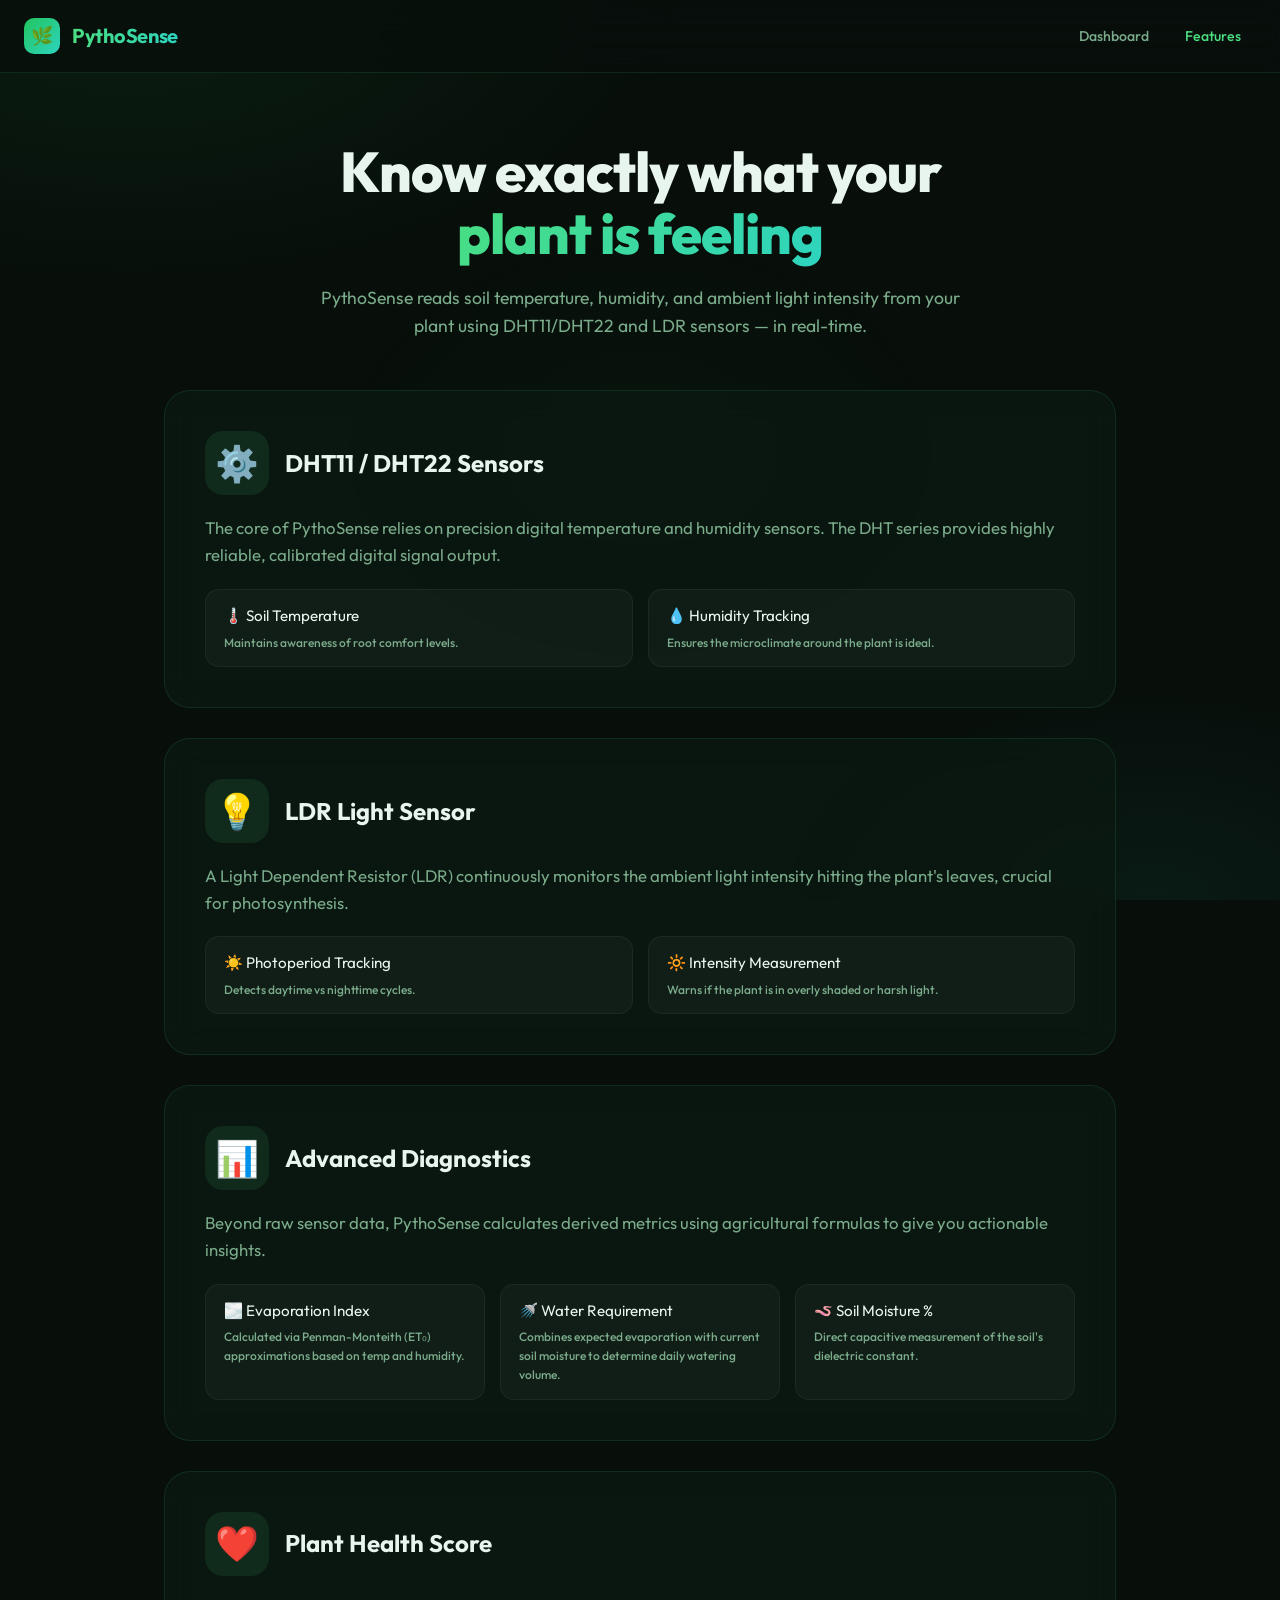
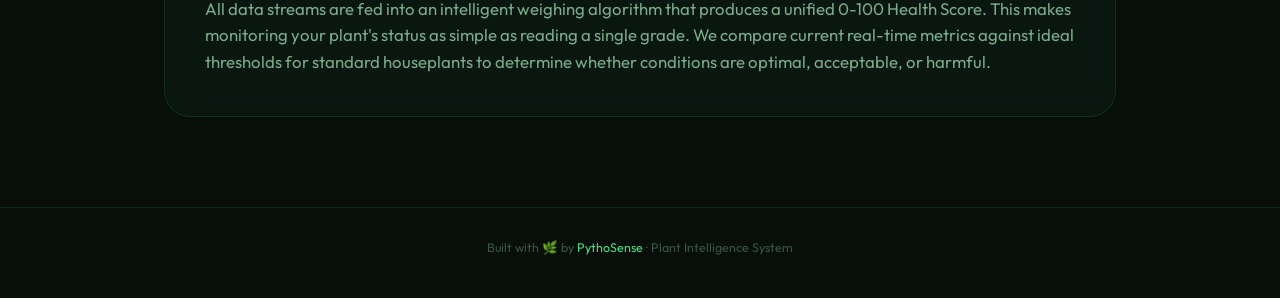
<file: features.html>
<!DOCTYPE html>
<html lang="en">

<head>
  <meta charset="UTF-8" />
  <meta name="viewport" content="width=device-width, initial-scale=1.0" />
  <title>PythoSense — Features</title>
  <meta name="description" content="Discover the hardware and metrics behind PythoSense, the smart plant monitor." />
  <link rel="preconnect" href="https://fonts.googleapis.com" />
  <link rel="preconnect" href="https://fonts.gstatic.com" crossorigin />
  <link
    href="https://fonts.googleapis.com/css2?family=Outfit:wght@300;400;500;600;700;800&family=JetBrains+Mono:wght@400;600&display=swap"
    rel="stylesheet" />

  <link rel="stylesheet" href="css/features.css" />
</head>

<body>

  <!-- Particle field -->
  <div class="particle-field" id="particleField"></div>

  <!-- NAV -->
  <nav>
    <a class="nav-brand" href="index.html">
      <div class="nav-logo">🌿</div>
      <span class="nav-title">PythoSense</span>
    </a>
    <ul class="nav-links">
      <li><a href="index.html" id="nav-dashboard">Dashboard</a></li>
      <li><a href="features.html" class="active" id="nav-features">Features</a></li>
    </ul>
  </nav>

  <div class="wrapper">
    <div class="header fade-in">
      <h1>Know exactly what your<br /><span>plant is feeling</span></h1>
      <p>PythoSense reads soil temperature, humidity, and ambient light intensity from your plant using DHT11/DHT22 and
        LDR sensors — in real-time.</p>
    </div>

    <div class="feature-box fade-in">
      <div class="fb-header">
        <div class="fb-icon">⚙️</div>
        <div class="fb-title">DHT11 / DHT22 Sensors</div>
      </div>
      <div class="fb-content">
        <p>The core of PythoSense relies on precision digital temperature and humidity sensors. The DHT series provides
          highly reliable, calibrated digital signal output.</p>
        <ul class="fb-list">
          <li>🌡️ Soil Temperature <span>Maintains awareness of root comfort levels.</span></li>
          <li>💧 Humidity Tracking <span>Ensures the microclimate around the plant is ideal.</span></li>
        </ul>
      </div>
    </div>

    <div class="feature-box fade-in">
      <div class="fb-header">
        <div class="fb-icon">💡</div>
        <div class="fb-title">LDR Light Sensor</div>
      </div>
      <div class="fb-content">
        <p>A Light Dependent Resistor (LDR) continuously monitors the ambient light intensity hitting the plant's
          leaves, crucial for photosynthesis.</p>
        <ul class="fb-list">
          <li>☀️ Photoperiod Tracking <span>Detects daytime vs nighttime cycles.</span></li>
          <li>🔆 Intensity Measurement <span>Warns if the plant is in overly shaded or harsh light.</span></li>
        </ul>
      </div>
    </div>

    <div class="feature-box fade-in">
      <div class="fb-header">
        <div class="fb-icon">📊</div>
        <div class="fb-title">Advanced Diagnostics</div>
      </div>
      <div class="fb-content">
        <p>Beyond raw sensor data, PythoSense calculates derived metrics using agricultural formulas to give you
          actionable insights.</p>
        <ul class="fb-list">
          <li>🌫️ Evaporation Index <span>Calculated via Penman-Monteith (ET₀) approximations based on temp and
              humidity.</span></li>
          <li>🚿 Water Requirement <span>Combines expected evaporation with current soil moisture to determine daily
              watering volume.</span></li>
          <li>🪱 Soil Moisture % <span>Direct capacitive measurement of the soil's dielectric constant.</span></li>
        </ul>
      </div>
    </div>

    <div class="feature-box fade-in">
      <div class="fb-header">
        <div class="fb-icon">❤️</div>
        <div class="fb-title">Plant Health Score</div>
      </div>
      <div class="fb-content">
        <p>All data streams are fed into an intelligent weighing algorithm that produces a unified 0-100 Health Score.
          This makes monitoring your plant's status as simple as reading a single grade. We compare current real-time
          metrics against ideal thresholds for standard houseplants to determine whether conditions are optimal,
          acceptable, or harmful.</p>
      </div>
    </div>

  </div>

  <footer>
    <p>Built with 🌿 by <span>PythoSense</span> · Plant Intelligence System</p>
  </footer>

  <script>
    /* Particles */
    (function () {
      const field = document.getElementById('particleField');
      for (let i = 0; i < 22; i++) {
        const p = document.createElement('div');
        p.className = 'particle';
        const size = Math.random() * 4 + 2;
        p.style.cssText = `
          width:${size}px;height:${size}px;
          left:${Math.random() * 100}%;
          bottom:${Math.random() * 20}%;
          --dur:${Math.random() * 14 + 8}s;
          --delay:${Math.random() * 10}s;
          opacity:0;
        `;
        field.appendChild(p);
      }
    })();

    /* Fade-in */
    const obs = new IntersectionObserver(entries => {
      entries.forEach(e => { if (e.isIntersecting) { e.target.classList.add('visible'); obs.unobserve(e.target); } });
    }, { threshold: 0.1 });
    document.querySelectorAll('.fade-in').forEach(el => obs.observe(el));
  </script>
</body>

</html>
</file>
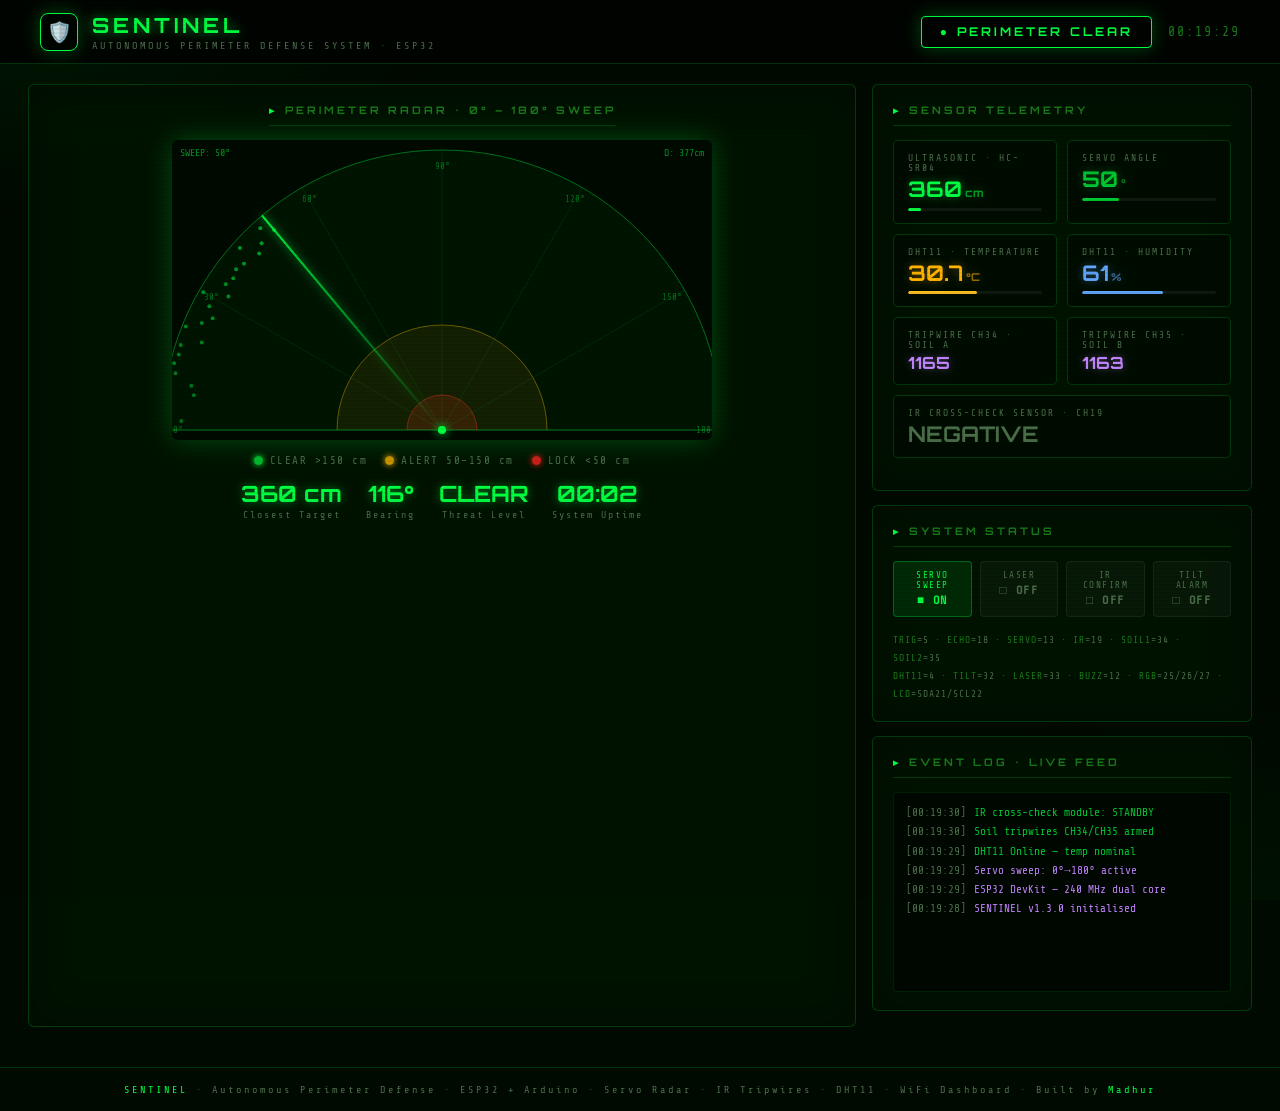
<file: backup/backup.html>
<!DOCTYPE html>
<html lang="en">
<head>
  <meta charset="UTF-8" />
  <meta name="viewport" content="width=device-width, initial-scale=1.0" />
  <title>SENTINEL — Autonomous Perimeter Defense</title>
  <meta name="description" content="SENTINEL Command Center — autonomous perimeter defense system powered by ESP32 with servo radar, ultrasonic, IR, soil tripwires and DHT11." />

  <!-- Fonts -->
  <link rel="preconnect" href="https://fonts.googleapis.com" />
  <link rel="preconnect" href="https://fonts.gstatic.com" crossorigin />
  <link href="https://fonts.googleapis.com/css2?family=Orbitron:wght@400;700;900&family=Share+Tech+Mono&display=swap" rel="stylesheet" />

  <!-- Chart.js not needed — custom canvas radar -->
  <link rel="stylesheet" href="backup.css" />
</head>
<body>

  <!-- NAV -->
  <nav>
    <div class="nav-brand">
      <div class="nav-logo">🛡️</div>
      <div>
        <div class="nav-title">SENTINEL</div>
        <div class="nav-sub">AUTONOMOUS PERIMETER DEFENSE SYSTEM · ESP32</div>
      </div>
    </div>
    <div class="nav-right">
      <div class="threat-badge clear" id="threatBadge">● PERIMETER CLEAR</div>
      <div class="sys-clock" id="clock">--:--:--</div>
    </div>
  </nav>

  <!-- MAIN GRID -->
  <div class="main-grid">

    <!-- ── RADAR PANEL (left, full height) ───────────────────── -->
    <div class="panel radar-panel">
      <div class="panel-title">Perimeter Radar · 0° – 180° Sweep</div>

      <canvas id="radarCanvas"></canvas>

      <div class="zone-legend">
        <div class="zone-chip"><div class="zone-dot z-clear"></div>CLEAR &gt;150 cm</div>
        <div class="zone-chip"><div class="zone-dot z-alert"></div>ALERT 50–150 cm</div>
        <div class="zone-chip"><div class="zone-dot z-lock"></div>LOCK &lt;50 cm</div>
      </div>

      <div class="radar-info">
        <div class="radar-stat">
          <div class="radar-stat-val" id="statDist">— cm</div>
          <div class="radar-stat-lbl">Closest Target</div>
        </div>
        <div class="radar-stat">
          <div class="radar-stat-val" id="statAngle">—°</div>
          <div class="radar-stat-lbl">Bearing</div>
        </div>
        <div class="radar-stat">
          <div class="radar-stat-val" id="statLevel" style="color:var(--green-glow)">CLEAR</div>
          <div class="radar-stat-lbl">Threat Level</div>
        </div>
        <div class="radar-stat">
          <div class="radar-stat-val" id="uptime">00:00</div>
          <div class="radar-stat-lbl">System Uptime</div>
        </div>
      </div>
    </div>

    <!-- ── RIGHT COLUMN ──────────────────────────────────────── -->
    <div class="right-col">

      <!-- Sensor Readings -->
      <div class="panel">
        <div class="panel-title">Sensor Telemetry</div>
        <div class="sensor-grid">

          <!-- Distance -->
          <div class="s-card c-dist">
            <div class="s-card-lbl">Ultrasonic · HC-SR04</div>
            <div class="s-card-val"><span id="distVal">---</span><span class="s-card-unit">cm</span></div>
            <div class="s-card-bar"><div class="s-card-fill" id="distBar" style="width:0%;background:var(--green-glow)"></div></div>
          </div>

          <!-- Sweep Angle -->
          <div class="s-card c-angle">
            <div class="s-card-lbl">Servo Angle</div>
            <div class="s-card-val"><span id="angleVal">90</span><span class="s-card-unit">°</span></div>
            <div class="s-card-bar"><div class="s-card-fill" id="angleBar" style="width:50%;background:var(--green-mid)"></div></div>
          </div>

          <!-- Temperature -->
          <div class="s-card c-temp">
            <div class="s-card-lbl">DHT11 · Temperature</div>
            <div class="s-card-val"><span id="tempVal">--.-</span><span class="s-card-unit">°C</span></div>
            <div class="s-card-bar"><div class="s-card-fill" id="tempBar" id="tempFill" style="width:48%;background:#fbbf24"></div></div>
          </div>

          <!-- Humidity -->
          <div class="s-card c-hum">
            <div class="s-card-lbl">DHT11 · Humidity</div>
            <div class="s-card-val"><span id="humVal">--</span><span class="s-card-unit">%</span></div>
            <div class="s-card-bar"><div class="s-card-fill" id="humBar" style="width:57%;background:#60a5fa"></div></div>
          </div>

          <!-- Soil 1 -->
          <div class="s-card c-soil">
            <div class="s-card-lbl">Tripwire CH34 · Soil A</div>
            <div class="s-card-val" id="soil1Val" style="font-size:1.05rem;">1200</div>
          </div>

          <!-- Soil 2 -->
          <div class="s-card c-soil">
            <div class="s-card-lbl">Tripwire CH35 · Soil B</div>
            <div class="s-card-val" id="soil2Val" style="font-size:1.05rem;">1150</div>
          </div>

          <!-- IR Confirmation -->
          <div class="s-card c-ir" style="grid-column:1/-1">
            <div class="s-card-lbl">IR Cross-Check Sensor · CH19</div>
            <div class="s-card-val" id="irVal">NEGATIVE</div>
          </div>

        </div>
      </div>

      <!-- System Status Indicators -->
      <div class="panel">
        <div class="panel-title">System Status</div>
        <div class="status-grid">

          <div class="stat-pill pill-on" id="pillSweep">
            SERVO SWEEP
            <span class="stat-pill-val">■ ON</span>
          </div>
          <div class="stat-pill pill-off" id="pillLaser">
            LASER
            <span class="stat-pill-val">□ OFF</span>
          </div>
          <div class="stat-pill pill-off" id="pillIR">
            IR CONFIRM
            <span class="stat-pill-val">□ OFF</span>
          </div>
          <div class="stat-pill pill-off" id="pillTilt">
            TILT ALARM
            <span class="stat-pill-val">□ OFF</span>
          </div>

        </div>

        <!-- Pinout reference -->
        <div style="margin-top:10px;font-size:0.60rem;color:var(--text-dim);line-height:1.9;letter-spacing:1px;">
          <span style="color:var(--green-dim)">TRIG</span>=5 · <span style="color:var(--green-dim)">ECHO</span>=18 · <span style="color:var(--green-dim)">SERVO</span>=13 · <span style="color:var(--green-dim)">IR</span>=19 · <span style="color:var(--green-dim)">SOIL1</span>=34 · <span style="color:var(--green-dim)">SOIL2</span>=35<br>
          <span style="color:var(--green-dim)">DHT11</span>=4 · <span style="color:var(--green-dim)">TILT</span>=32 · <span style="color:var(--green-dim)">LASER</span>=33 · <span style="color:var(--green-dim)">BUZZ</span>=12 · <span style="color:var(--green-dim)">RGB</span>=25/26/27 · <span style="color:var(--green-dim)">LCD</span>=SDA21/SCL22
        </div>
      </div>

      <!-- Event Log -->
      <div class="panel">
        <div class="panel-title">Event Log · Live Feed</div>
        <div class="event-log" id="eventLog"></div>
      </div>

    </div>
    <!-- /right-col -->

  </div>
  <!-- /main-grid -->

  <footer>
    <p><span>SENTINEL</span> · Autonomous Perimeter Defense · ESP32 + Arduino ·
    Servo Radar · IR Tripwires · DHT11 · WiFi Dashboard ·
    Built by <span>Madhur</span></p>
  </footer>

  <script src="backup.js"></script>

</body>
</html>
</file>
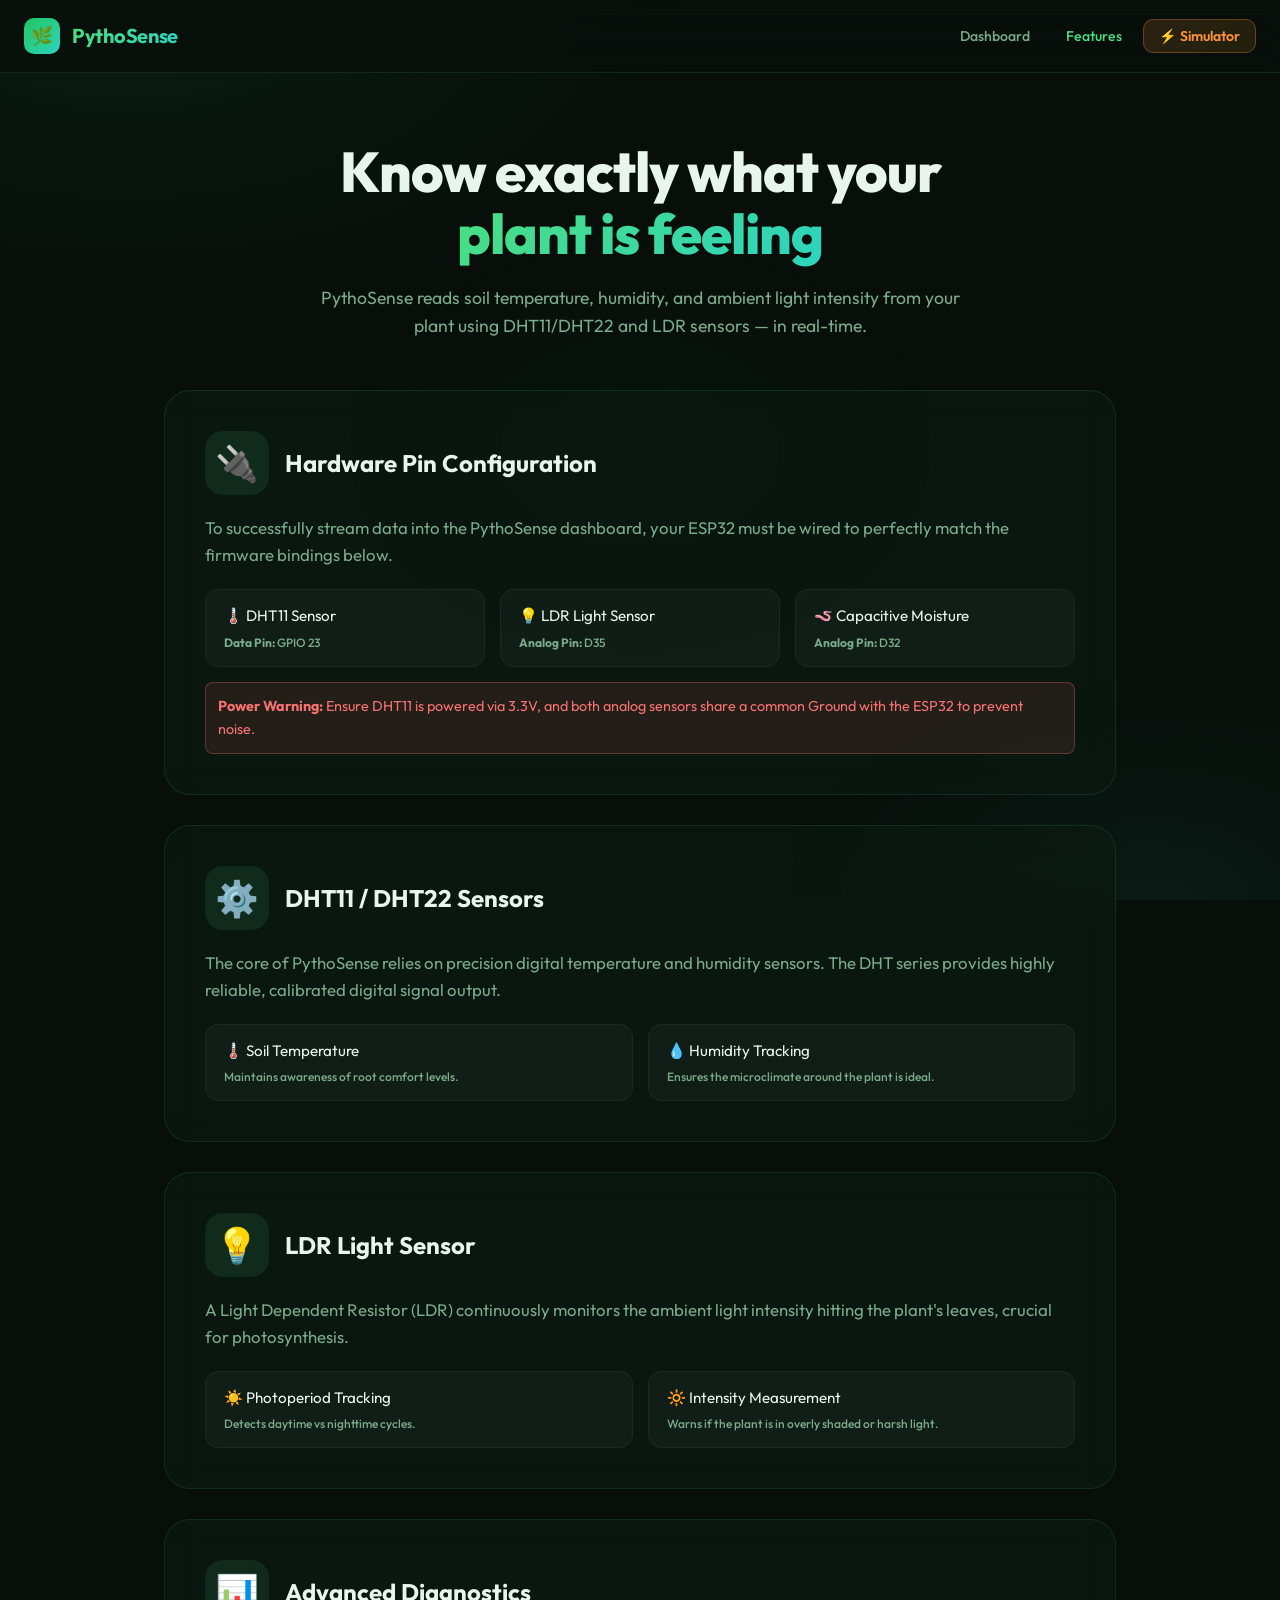
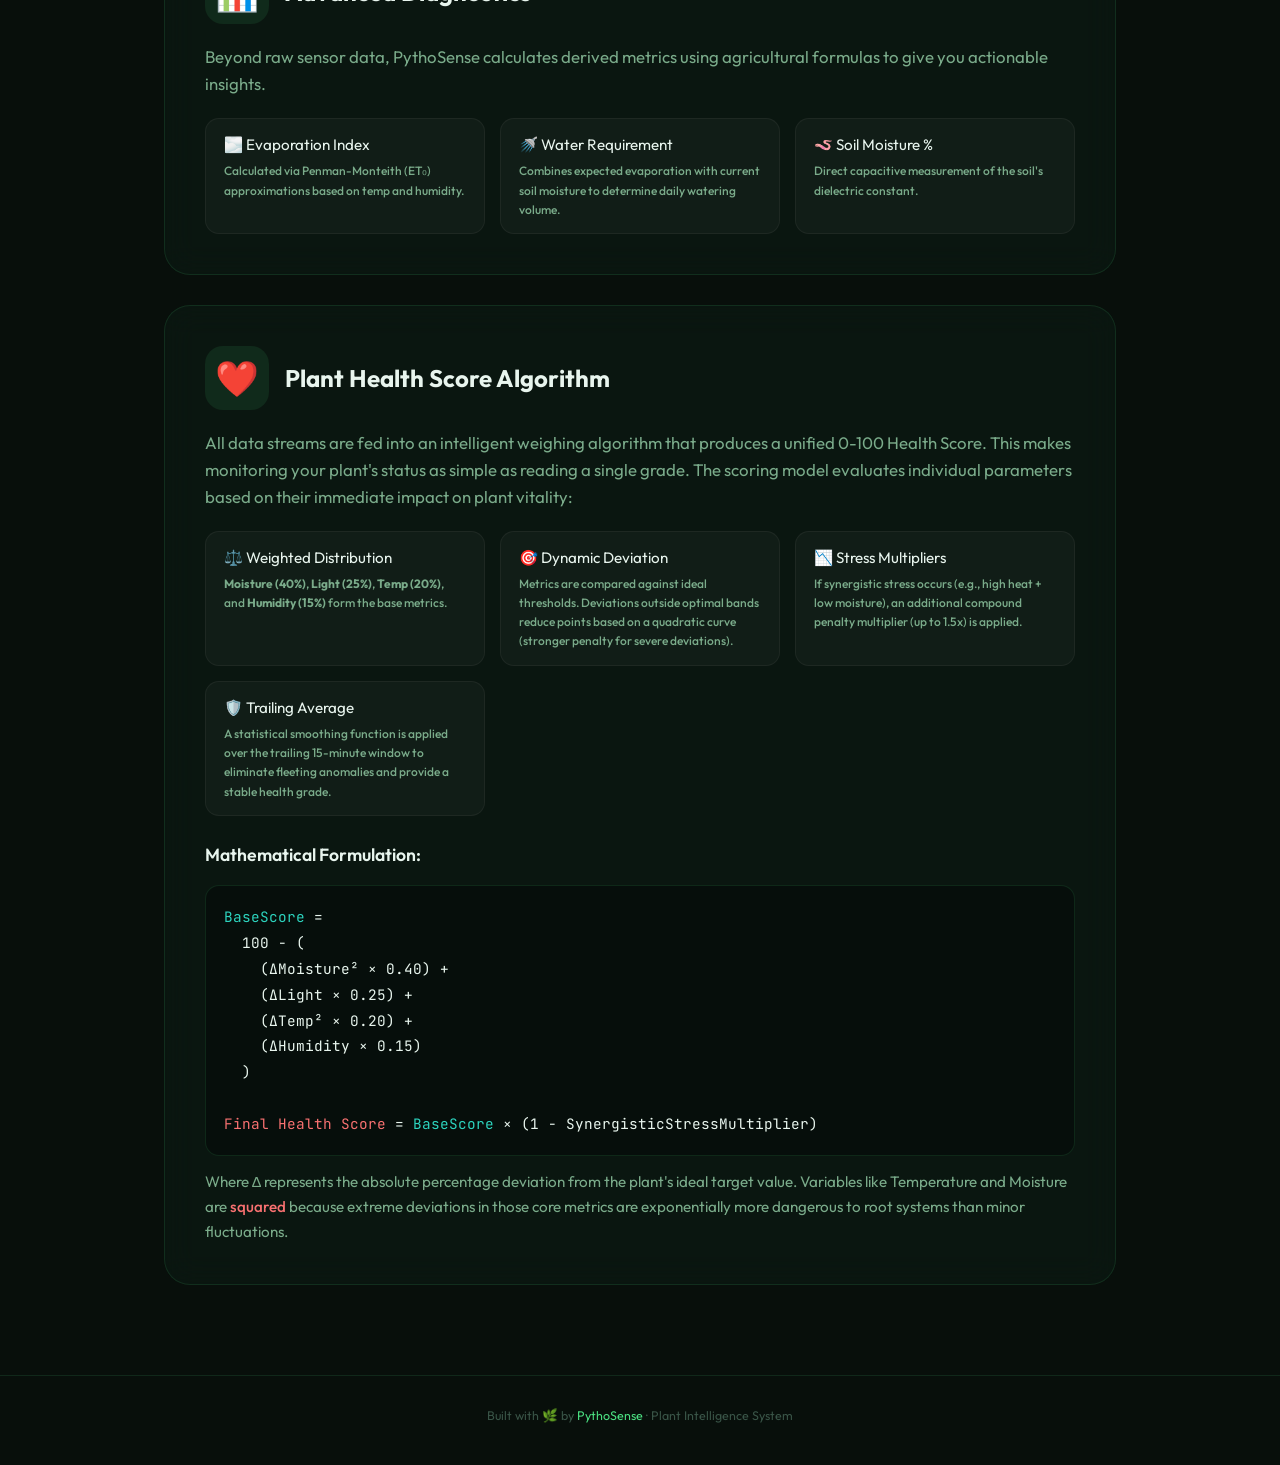
<file: pages/features.html>
<!DOCTYPE html>
<html lang="en">

<head>
  <meta charset="UTF-8" />
  <meta name="viewport" content="width=device-width, initial-scale=1.0" />
  <title>PythoSense — Features</title>
  <meta name="description" content="Discover the hardware and metrics behind PythoSense, the smart plant monitor." />
  <link rel="preconnect" href="https://fonts.googleapis.com" />
  <link rel="preconnect" href="https://fonts.gstatic.com" crossorigin />
  <link
    href="https://fonts.googleapis.com/css2?family=Outfit:wght@300;400;500;600;700;800&family=JetBrains+Mono:wght@400;600&display=swap"
    rel="stylesheet" />

  <link rel="stylesheet" href="../css/features.css" />
</head>

<body>

  <!-- Particle field -->
  <div class="particle-field" id="particleField"></div>

  <!-- NAV -->
  <nav>
    <a class="nav-brand" href="../index.html">
      <div class="nav-logo">🌿</div>
      <span class="nav-title">PythoSense</span>
    </a>
    <ul class="nav-links">
      <li><a href="../index.html" id="nav-dashboard">Dashboard</a></li>
      <li><a href="features.html" class="active" id="nav-features">Features</a></li>
      <li><a href="../simulator.html" class="nav-sim-btn" id="nav-simulator">⚡ Simulator</a></li>
    </ul>
  </nav>

  <div class="wrapper">
    <div class="header fade-in">
      <h1>Know exactly what your<br /><span>plant is feeling</span></h1>
      <p>PythoSense reads soil temperature, humidity, and ambient light intensity from your plant using DHT11/DHT22 and
        LDR sensors — in real-time.</p>
    </div>

    <div class="feature-box fade-in">
      <div class="fb-header">
        <div class="fb-icon">🔌</div>
        <div class="fb-title">Hardware Pin Configuration</div>
      </div>
      <div class="fb-content">
        <p>To successfully stream data into the PythoSense dashboard, your ESP32 must be wired to perfectly match the firmware bindings below.</p>
        <ul class="fb-list">
          <li>🌡️ DHT11 Sensor <span><strong>Data Pin:</strong> GPIO 23</span></li>
          <li>💡 LDR Light Sensor <span><strong>Analog Pin:</strong> D35</span></li>
          <li>🪱 Capacitive Moisture <span><strong>Analog Pin:</strong> D32</span></li>
        </ul>
        <div style="background: rgba(248,113,113,0.1); border: 1px solid rgba(248,113,113,0.3); border-radius: 8px; padding: 12px; margin-top: 15px; font-size: 0.9rem; color: #f87171;">
          <strong>Power Warning:</strong> Ensure DHT11 is powered via 3.3V, and both analog sensors share a common Ground with the ESP32 to prevent noise.
        </div>
      </div>
    </div>

    <div class="feature-box fade-in">
      <div class="fb-header">
        <div class="fb-icon">⚙️</div>
        <div class="fb-title">DHT11 / DHT22 Sensors</div>
      </div>
      <div class="fb-content">
        <p>The core of PythoSense relies on precision digital temperature and humidity sensors. The DHT series provides
          highly reliable, calibrated digital signal output.</p>
        <ul class="fb-list">
          <li>🌡️ Soil Temperature <span>Maintains awareness of root comfort levels.</span></li>
          <li>💧 Humidity Tracking <span>Ensures the microclimate around the plant is ideal.</span></li>
        </ul>
      </div>
    </div>

    <div class="feature-box fade-in">
      <div class="fb-header">
        <div class="fb-icon">💡</div>
        <div class="fb-title">LDR Light Sensor</div>
      </div>
      <div class="fb-content">
        <p>A Light Dependent Resistor (LDR) continuously monitors the ambient light intensity hitting the plant's
          leaves, crucial for photosynthesis.</p>
        <ul class="fb-list">
          <li>☀️ Photoperiod Tracking <span>Detects daytime vs nighttime cycles.</span></li>
          <li>🔆 Intensity Measurement <span>Warns if the plant is in overly shaded or harsh light.</span></li>
        </ul>
      </div>
    </div>

    <div class="feature-box fade-in">
      <div class="fb-header">
        <div class="fb-icon">📊</div>
        <div class="fb-title">Advanced Diagnostics</div>
      </div>
      <div class="fb-content">
        <p>Beyond raw sensor data, PythoSense calculates derived metrics using agricultural formulas to give you
          actionable insights.</p>
        <ul class="fb-list">
          <li>🌫️ Evaporation Index <span>Calculated via Penman-Monteith (ET₀) approximations based on temp and
              humidity.</span></li>
          <li>🚿 Water Requirement <span>Combines expected evaporation with current soil moisture to determine daily
              watering volume.</span></li>
          <li>🪱 Soil Moisture % <span>Direct capacitive measurement of the soil's dielectric constant.</span></li>
        </ul>
      </div>
    </div>

    <div class="feature-box fade-in">
      <div class="fb-header">
        <div class="fb-icon">❤️</div>
        <div class="fb-title">Plant Health Score Algorithm</div>
      </div>
      <div class="fb-content">
        <p>All data streams are fed into an intelligent weighing algorithm that produces a unified 0-100 Health Score.
          This makes monitoring your plant's status as simple as reading a single grade. The scoring model evaluates individual parameters based on their immediate impact on plant vitality:</p>
        <ul class="fb-list">
          <li>⚖️ Weighted Distribution <span><strong>Moisture (40%)</strong>, <strong>Light (25%)</strong>, <strong>Temp (20%)</strong>, and <strong>Humidity (15%)</strong> form the base metrics.</span></li>
          <li>🎯 Dynamic Deviation <span>Metrics are compared against ideal thresholds. Deviations outside optimal bands reduce points based on a quadratic curve (stronger penalty for severe deviations).</span></li>
          <li>📉 Stress Multipliers <span>If synergistic stress occurs (e.g., high heat + low moisture), an additional compound penalty multiplier (up to 1.5x) is applied.</span></li>
          <li>🛡️ Trailing Average <span>A statistical smoothing function is applied over the trailing 15-minute window to eliminate fleeting anomalies and provide a stable health grade.</span></li>
        </ul>

        <p style="margin-top: 25px; font-weight: 600; color: var(--text-primary); font-size: 1.1rem;">Mathematical Formulation:</p>
        <div style="background: rgba(0,0,0,0.3); border: 1px solid var(--border); border-radius: 14px; padding: 18px; margin-top: 12px; font-family: var(--font-mono); font-size: 0.9rem; line-height: 1.8; color: var(--text-primary);">
          <span style="color: var(--teal-400);">BaseScore</span> = <br>
          &nbsp;&nbsp;100 - ( <br>
          &nbsp;&nbsp;&nbsp;&nbsp;(ΔMoisture² × 0.40) + <br>
          &nbsp;&nbsp;&nbsp;&nbsp;(ΔLight × 0.25) + <br>
          &nbsp;&nbsp;&nbsp;&nbsp;(ΔTemp² × 0.20) + <br>
          &nbsp;&nbsp;&nbsp;&nbsp;(ΔHumidity × 0.15) <br>
          &nbsp;&nbsp;)<br><br>
          <span style="color: #f87171;">Final Health Score</span> = <span style="color: var(--teal-400);">BaseScore</span> × (1 - <span style="color: var(--amber-400);">SynergisticStressMultiplier</span>)
        </div>
        <p style="margin-top: 14px; font-size: 0.95rem; color: var(--text-muted); line-height: 1.6;">Where <code>Δ</code> represents the absolute percentage deviation from the plant's ideal target value. Variables like Temperature and Moisture are <span style="color: #f87171; font-weight: 500;">squared</span> because extreme deviations in those core metrics are exponentially more dangerous to root systems than minor fluctuations.</p>
      </div>
    </div>

  </div>

  <footer>
    <p>Built with 🌿 by <span>PythoSense</span> · Plant Intelligence System</p>
  </footer>

  <script src="../js/features.js"></script>
</body>

</html>
</file>
<file: css/features.css>
/* ─── Reset & Base ─────────────────────────────────────────── */
    *,
    *::before,
    *::after {
      box-sizing: border-box;
      margin: 0;
      padding: 0;
    }

    :root {
      --bg-deep: #080f0b;
      --bg-card: rgba(12, 26, 18, 0.72);
      --bg-card-alt: rgba(15, 33, 22, 0.60);
      --border: rgba(74, 222, 128, 0.12);
      --green-400: #4ade80;
      --green-500: #22c55e;
      --teal-400: #2dd4bf;
      --blue-400: #60a5fa;
      --text-primary: #e8f5ee;
      --text-muted: #7aab8a;
      --text-dim: #395447;
      --font-main: 'Outfit', sans-serif;
      --font-mono: 'JetBrains Mono', monospace;
      --radius-xl: 26px;
    }

    body {
      font-family: var(--font-main);
      background: var(--bg-deep);
      color: var(--text-primary);
      min-height: 100vh;
      overflow-x: hidden;
      line-height: 1.6;
    }

    /* ─── Animated Background ──────────────────────────────────── */
    body::before {
      content: '';
      position: fixed;
      inset: 0;
      background:
        radial-gradient(ellipse 80% 60% at 10% 0%, rgba(34, 197, 94, 0.08) 0%, transparent 55%),
        radial-gradient(ellipse 60% 50% at 90% 100%, rgba(45, 212, 191, 0.06) 0%, transparent 50%),
        radial-gradient(ellipse 40% 40% at 50% 50%, rgba(16, 163, 74, 0.04) 0%, transparent 60%);
      pointer-events: none;
      z-index: 0;
    }

    /* Floating particles */
    .particle-field {
      position: fixed;
      inset: 0;
      pointer-events: none;
      z-index: 0;
      overflow: hidden;
    }

    .particle {
      position: absolute;
      border-radius: 50%;
      background: var(--green-500);
      opacity: 0;
      animation: floatUp var(--dur, 10s) var(--delay, 0s) infinite ease-in-out;
    }

    @keyframes floatUp {
      0% {
        opacity: 0;
        transform: translateY(0) scale(1);
      }

      10% {
        opacity: 0.18;
      }

      90% {
        opacity: 0.06;
      }

      100% {
        opacity: 0;
        transform: translateY(-100vh) scale(0.5);
      }
    }

    /* ─── Layout ───────────────────────────────────────────────── */
    .wrapper {
      position: relative;
      z-index: 1;
      max-width: 1000px;
      margin: 0 auto;
      padding: 0 24px 60px;
    }

    /* ─── NAV ──────────────────────────────────────────────────── */
    nav {
      position: sticky;
      top: 0;
      z-index: 100;
      display: flex;
      align-items: center;
      justify-content: space-between;
      padding: 18px 48px;
      background: rgba(8, 15, 11, 0.82);
      backdrop-filter: blur(18px);
      border-bottom: 1px solid var(--border);
      margin: 0 -24px 48px;
    }

    .nav-brand {
      display: flex;
      align-items: center;
      gap: 12px;
      text-decoration: none;
    }

    .nav-logo {
      width: 36px;
      height: 36px;
      background: linear-gradient(135deg, var(--green-500), var(--teal-400));
      border-radius: 10px;
      display: grid;
      place-items: center;
      font-size: 18px;
    }

    .nav-title {
      font-size: 1.25rem;
      font-weight: 700;
      background: linear-gradient(90deg, var(--green-400), var(--teal-400));
      -webkit-background-clip: text;
      -webkit-text-fill-color: transparent;
      background-clip: text;
      letter-spacing: -0.3px;
    }

    .nav-links {
      display: flex;
      align-items: center;
      gap: 6px;
      list-style: none;
    }

    .nav-links a {
      text-decoration: none;
      color: var(--text-muted);
      font-size: 0.88rem;
      font-weight: 500;
      padding: 7px 15px;
      border-radius: 10px;
      transition: all 0.22s;
    }

    .nav-links a:hover {
      color: var(--text-primary);
      background: rgba(74, 222, 128, 0.08);
    }

    .nav-links a.active {
      color: var(--green-400);
    }

    .nav-links .nav-sim-btn {
      background: linear-gradient(135deg, rgba(251, 146, 60, 0.15), rgba(251, 191, 36, 0.10));
      border: 1px solid rgba(251, 146, 60, 0.30);
      color: #fb923c;
      font-weight: 600;
    }
    .nav-links .nav-sim-btn:hover {
      background: linear-gradient(135deg, rgba(251, 146, 60, 0.25), rgba(251, 191, 36, 0.18));
      border-color: rgba(251, 146, 60, 0.50);
      color: #fbbf24;
      transform: translateY(-1px);
      box-shadow: 0 4px 16px rgba(251, 146, 60, 0.15);
    }

    /* ─── Header ───────────────────────────────────────────────── */
    .header {
      text-align: center;
      padding: 20px 0 50px;
    }

    .header h1 {
      font-size: clamp(2.2rem, 5vw, 3.5rem);
      font-weight: 800;
      line-height: 1.1;
      letter-spacing: -1px;
      margin-bottom: 20px;
    }

    .header h1 span {
      background: linear-gradient(135deg, var(--green-400), var(--teal-400));
      -webkit-background-clip: text;
      -webkit-text-fill-color: transparent;
      background-clip: text;
    }

    .header p {
      font-size: 1.1rem;
      color: var(--text-muted);
      max-width: 650px;
      margin: 0 auto;
    }

    /* ─── Feature Box ──────────────────────────────────────────── */
    .feature-box {
      background: var(--bg-card);
      border: 1px solid var(--border);
      border-radius: var(--radius-xl);
      padding: 40px;
      margin-bottom: 30px;
      backdrop-filter: blur(16px);
      transition: transform 0.3s ease;
    }

    .feature-box:hover {
      transform: translateY(-4px);
      border-color: rgba(74, 222, 128, 0.3);
      box-shadow: 0 12px 40px rgba(0, 0, 0, 0.5);
    }

    .fb-header {
      display: flex;
      align-items: center;
      gap: 16px;
      margin-bottom: 20px;
    }

    .fb-icon {
      font-size: 2.2rem;
      background: rgba(74, 222, 128, 0.1);
      width: 64px;
      height: 64px;
      display: grid;
      place-items: center;
      border-radius: 18px;
    }

    .fb-title {
      font-size: 1.5rem;
      font-weight: 700;
      color: var(--text-primary);
    }

    .fb-content p {
      color: var(--text-muted);
      margin-bottom: 16px;
      font-size: 1.05rem;
    }

    .fb-content p:last-child {
      margin-bottom: 0;
    }

    .fb-list {
      list-style: none;
      margin-top: 20px;
      display: grid;
      grid-template-columns: repeat(auto-fit, minmax(250px, 1fr));
      gap: 15px;
    }

    .fb-list li {
      background: rgba(255, 255, 255, 0.03);
      padding: 14px 18px;
      border-radius: 14px;
      font-size: 0.95rem;
      border: 1px solid rgba(255, 255, 255, 0.05);
      color: var(--text-primary);
    }

    .fb-list li span {
      display: block;
      font-size: 0.75rem;
      color: var(--text-muted);
      margin-top: 4px;
      font-weight: 500;
    }

    /* ─── Footer ───────────────────────────────────────────────── */
    footer {
      text-align: center;
      padding: 30px 0 40px;
      border-top: 1px solid var(--border);
      font-size: 0.78rem;
      color: var(--text-dim);
    }

    footer span {
      color: var(--green-400);
    }

    .fade-in {
      opacity: 0;
      transform: translateY(20px);
      transition: opacity 0.55s ease, transform 0.55s ease;
    }

    .fade-in.visible {
      opacity: 1;
      transform: translateY(0);
    }
</file>
<file: backup/backup.css>
/* ─── Reset ──────────────────────────────────────────────────── */
*, *::before, *::after { box-sizing: border-box; margin: 0; padding: 0; }

:root {
  --bg:        #000a00;
  --bg-card:   rgba(0, 20, 0, 0.85);
  --green-glow: #00ff41;
  --green-dim:  #1a7a1a;
  --green-mid:  #00c832;
  --amber:      #ffb300;
  --red-glow:   #ff2020;
  --blue-dim:   #0044ff;
  --text:       #c8ffc8;
  --text-dim:   #4a6e4a;
  --border:     rgba(0, 255, 65, 0.18);
  --font-mono:  'Share Tech Mono', 'Courier New', monospace;
  --font-title: 'Orbitron', 'Share Tech Mono', monospace;
  --shadow-green: 0 0 18px rgba(0,255,65,0.28);
  --shadow-red:   0 0 18px rgba(255,32,32,0.45);
  --shadow-amber: 0 0 18px rgba(255,179,0,0.35);
}

html { scroll-behavior: smooth; }
body {
  font-family: var(--font-mono);
  background: var(--bg);
  color: var(--text);
  min-height: 100vh;
  overflow-x: hidden;
  position: relative;
}

/* CRT scanlines overlay */
body::before {
  content: '';
  position: fixed; inset: 0; pointer-events: none; z-index: 9999;
  background: repeating-linear-gradient(
    0deg,
    transparent, transparent 2px,
    rgba(0,0,0,0.045) 2px, rgba(0,0,0,0.045) 4px
  );
}
/* Ambient glow corners */
body::after {
  content: '';
  position: fixed; inset: 0; pointer-events: none; z-index: 0;
  background:
    radial-gradient(ellipse 60% 40% at 0% 0%,   rgba(0,255,65,0.06) 0%, transparent 60%),
    radial-gradient(ellipse 60% 40% at 100% 100%, rgba(0,200,50,0.04) 0%, transparent 60%);
}

/* ─── NAV ─────────────────────────────────────────────────────── */
nav {
  position: sticky; top: 0; z-index: 100;
  display: flex; align-items: center; justify-content: space-between;
  padding: 12px 40px;
  background: rgba(0,5,0,0.95);
  border-bottom: 1px solid var(--border);
  backdrop-filter: blur(12px);
}
.nav-brand { display: flex; align-items: center; gap: 14px; }
.nav-logo {
  width: 38px; height: 38px; border-radius: 8px;
  border: 1.5px solid var(--green-glow);
  display: grid; place-items: center; font-size: 20px;
  box-shadow: var(--shadow-green);
}
.nav-title {
  font-family: var(--font-title);
  font-size: 1.3rem; font-weight: 700; letter-spacing: 4px;
  color: var(--green-glow); text-shadow: 0 0 12px rgba(0,255,65,0.6);
  text-transform: uppercase;
}
.nav-sub { font-size: 0.64rem; color: var(--text-dim); letter-spacing: 2px; margin-top: 2px; }
.nav-right { display: flex; align-items: center; gap: 16px; }

.threat-badge {
  font-family: var(--font-title);
  font-size: 0.75rem; font-weight: 700; letter-spacing: 3px;
  padding: 7px 18px; border-radius: 4px;
  border: 1.5px solid currentColor;
  transition: all 0.3s ease;
  text-transform: uppercase;
}
.threat-badge.clear  { color: var(--green-glow); border-color: var(--green-glow); box-shadow: var(--shadow-green); }
.threat-badge.alert  { color: var(--amber);       border-color: var(--amber);       box-shadow: var(--shadow-amber); animation: flashAmber 0.9s infinite; }
.threat-badge.lock   { color: var(--red-glow);    border-color: var(--red-glow);    box-shadow: var(--shadow-red);   animation: flashRed 0.45s infinite; }
.threat-badge.tamper { color: #fff;                border-color: #fff;               box-shadow: 0 0 20px #fff5;      animation: flashRed 0.25s infinite; }

@keyframes flashAmber { 0%,100%{opacity:1} 50%{opacity:0.45} }
@keyframes flashRed   { 0%,100%{opacity:1} 50%{opacity:0.30} }

.sys-clock { font-family: var(--font-mono); font-size: 0.82rem; color: var(--green-dim); letter-spacing: 2px; }

/* ─── LAYOUT ──────────────────────────────────────────────────── */
.main-grid {
  position: relative; z-index: 1;
  display: grid;
  grid-template-columns: 1fr 380px;
  grid-template-rows: auto 1fr;
  gap: 16px;
  padding: 20px 28px 40px;
  max-width: 1440px; margin: 0 auto;
}
@media (max-width: 1100px) { .main-grid { grid-template-columns: 1fr; } }

/* ─── PANEL BASE ──────────────────────────────────────────────── */
.panel {
  background: var(--bg-card);
  border: 1px solid var(--border);
  border-radius: 6px;
  padding: 18px 20px;
  backdrop-filter: blur(10px);
  box-shadow: inset 0 0 40px rgba(0,0,0,0.4);
}
.panel-title {
  font-family: var(--font-title);
  font-size: 0.65rem; letter-spacing: 3px; font-weight: 700;
  color: var(--green-dim); text-transform: uppercase;
  margin-bottom: 14px; padding-bottom: 8px;
  border-bottom: 1px solid var(--border);
  display: flex; align-items: center; gap: 8px;
}
.panel-title::before { content: '▸'; color: var(--green-glow); }

/* ─── RADAR PANEL ─────────────────────────────────────────────── */
.radar-panel {
  grid-row: 1 / 3;
  display: flex; flex-direction: column; align-items: center;
}
#radarCanvas {
  width: 100%; max-width: 540px;
  border-radius: 6px;
  display: block; margin: 0 auto;
  filter: drop-shadow(0 0 14px rgba(0,255,65,0.25));
}
.radar-info {
  display: flex; gap: 24px; margin-top: 12px;
  justify-content: center; flex-wrap: wrap;
}
.radar-stat { text-align: center; }
.radar-stat-val {
  font-family: var(--font-title);
  font-size: 1.4rem; font-weight: 700;
  color: var(--green-glow); text-shadow: 0 0 10px rgba(0,255,65,0.5);
}
.radar-stat-lbl { font-size: 0.62rem; color: var(--text-dim); letter-spacing: 2px; margin-top: 2px; }

/* zone legend */
.zone-legend { display: flex; gap: 18px; margin-top: 14px; justify-content: center; flex-wrap: wrap; }
.zone-chip {
  display: flex; align-items: center; gap: 7px;
  font-size: 0.68rem; letter-spacing: 1.5px; color: var(--text-dim);
}
.zone-dot { width: 9px; height: 9px; border-radius: 50%; }
.z-clear  { background: rgba(0,255,65,0.7); box-shadow: 0 0 6px #00ff41; }
.z-alert  { background: rgba(255,179,0,0.8);box-shadow: 0 0 6px #ffb300; }
.z-lock   { background: rgba(255,32,32,0.8);box-shadow: 0 0 6px #ff2020; }

/* ─── SENSOR CARDS ────────────────────────────────────────────── */
.sensor-grid { display: grid; grid-template-columns: 1fr 1fr; gap: 10px; margin-bottom: 14px; }
.s-card {
  background: rgba(0,10,0,0.7);
  border: 1px solid var(--border);
  border-radius: 5px; padding: 12px 14px;
  transition: border-color 0.3s;
}
.s-card:hover { border-color: rgba(0,255,65,0.4); }
.s-card-lbl { font-size: 0.60rem; color: var(--text-dim); letter-spacing: 2px; text-transform: uppercase; margin-bottom: 5px; }
.s-card-val { font-family: var(--font-title); font-size: 1.35rem; font-weight: 700; line-height: 1; }
.s-card-unit { font-size: 0.68rem; opacity: 0.6; margin-left: 3px; }
.s-card-bar { height: 3px; background: rgba(255,255,255,0.06); border-radius: 2px; margin-top: 8px; overflow: hidden; }
.s-card-fill { height: 100%; border-radius: 2px; transition: width 1.2s ease, background 0.5s ease; }

.c-dist  .s-card-val  { color: var(--green-glow);  text-shadow: 0 0 8px rgba(0,255,65,0.4);  }
.c-angle .s-card-val  { color: var(--green-mid);    text-shadow: 0 0 8px rgba(0,200,50,0.4);  }
.c-temp  .s-card-val  { color: var(--amber);        text-shadow: 0 0 8px rgba(255,179,0,0.4); }
.c-hum   .s-card-val  { color: #60a5fa;             text-shadow: 0 0 8px rgba(96,165,250,0.4);}
.c-soil  .s-card-val  { color: #c084fc;             text-shadow: 0 0 8px rgba(192,132,252,0.4);}
.c-ir    .s-card-val  { color: var(--red-glow);     text-shadow: 0 0 8px rgba(255,32,32,0.4); }

.c-dist  .s-card-fill { background: var(--green-glow); }
.c-angle .s-card-fill { background: var(--green-mid);  }
.c-temp  .s-card-fill { background: var(--amber);      }
.c-hum   .s-card-fill { background: #60a5fa;           }
.c-soil  .s-card-fill { background: #c084fc;           }

/* ─── STATUS INDICATORS ───────────────────────────────────────── */
.status-grid { display: grid; grid-template-columns: repeat(4,1fr); gap: 8px; margin-bottom: 14px; }
.stat-pill {
  border-radius: 4px; padding: 8px 6px; text-align: center;
  border: 1px solid rgba(255,255,255,0.08); font-size: 0.58rem;
  letter-spacing: 1.5px; text-transform: uppercase;
  transition: all 0.3s ease;
}
.stat-pill-val { font-size: 0.75rem; font-weight: 700; display: block; margin-top: 3px; }
.pill-on  { background: rgba(0,255,65,0.10); color: var(--green-glow); border-color: rgba(0,255,65,0.3); }
.pill-off { background: rgba(255,255,255,0.03); color: var(--text-dim); border-color: rgba(255,255,255,0.06); }
.pill-red { background: rgba(255,32,32,0.14); color: var(--red-glow);  border-color: rgba(255,32,32,0.4); animation: flashRed 0.5s infinite; }
.pill-amb { background: rgba(255,179,0,0.12); color: var(--amber);     border-color: rgba(255,179,0,0.4); }

/* ─── EVENT LOG ───────────────────────────────────────────────── */
.log-panel { grid-column: 2; }
.event-log {
  font-family: var(--font-mono);
  font-size: 0.70rem; line-height: 1.7;
  height: 200px; overflow-y: auto;
  background: rgba(0,5,0,0.8);
  border: 1px solid rgba(0,255,65,0.10);
  border-radius: 4px; padding: 10px 12px;
  color: var(--green-dim);
}
.event-log::-webkit-scrollbar { width: 4px; }
.event-log::-webkit-scrollbar-track { background: transparent; }
.event-log::-webkit-scrollbar-thumb { background: var(--green-dim); border-radius: 2px; }
.log-line { display: flex; gap: 8px; }
.log-time  { color: var(--text-dim); flex-shrink: 0; }
.log-msg.ok   { color: var(--green-mid); }
.log-msg.warn { color: var(--amber); }
.log-msg.lock { color: var(--red-glow); }
.log-msg.sys  { color: #c084fc; }

/* ─── SCROLLBAR global ────────────────────────────────────────── */
::-webkit-scrollbar { width: 5px; }
::-webkit-scrollbar-track { background: var(--bg); }
::-webkit-scrollbar-thumb { background: var(--green-dim); border-radius: 3px; }

/* ─── RIGHT COLUMN ────────────────────────────────────────────── */
.right-col { display: flex; flex-direction: column; gap: 14px; }

/* ─── FOOTER ──────────────────────────────────────────────────── */
footer {
  position: relative; z-index: 1; text-align: center;
  padding: 16px; border-top: 1px solid var(--border);
  font-size: 0.64rem; color: var(--text-dim); letter-spacing: 2px;
}
footer span { color: var(--green-glow); }

/* ─── Animations ──────────────────────────────────────────────── */
@keyframes fadeUp { from{opacity:0;transform:translateY(10px)} to{opacity:1;transform:none} }
.main-grid > * { animation: fadeUp 0.5s ease both; }
.main-grid > *:nth-child(2) { animation-delay: 0.1s; }
.main-grid > *:nth-child(3) { animation-delay: 0.2s; }
</file>
